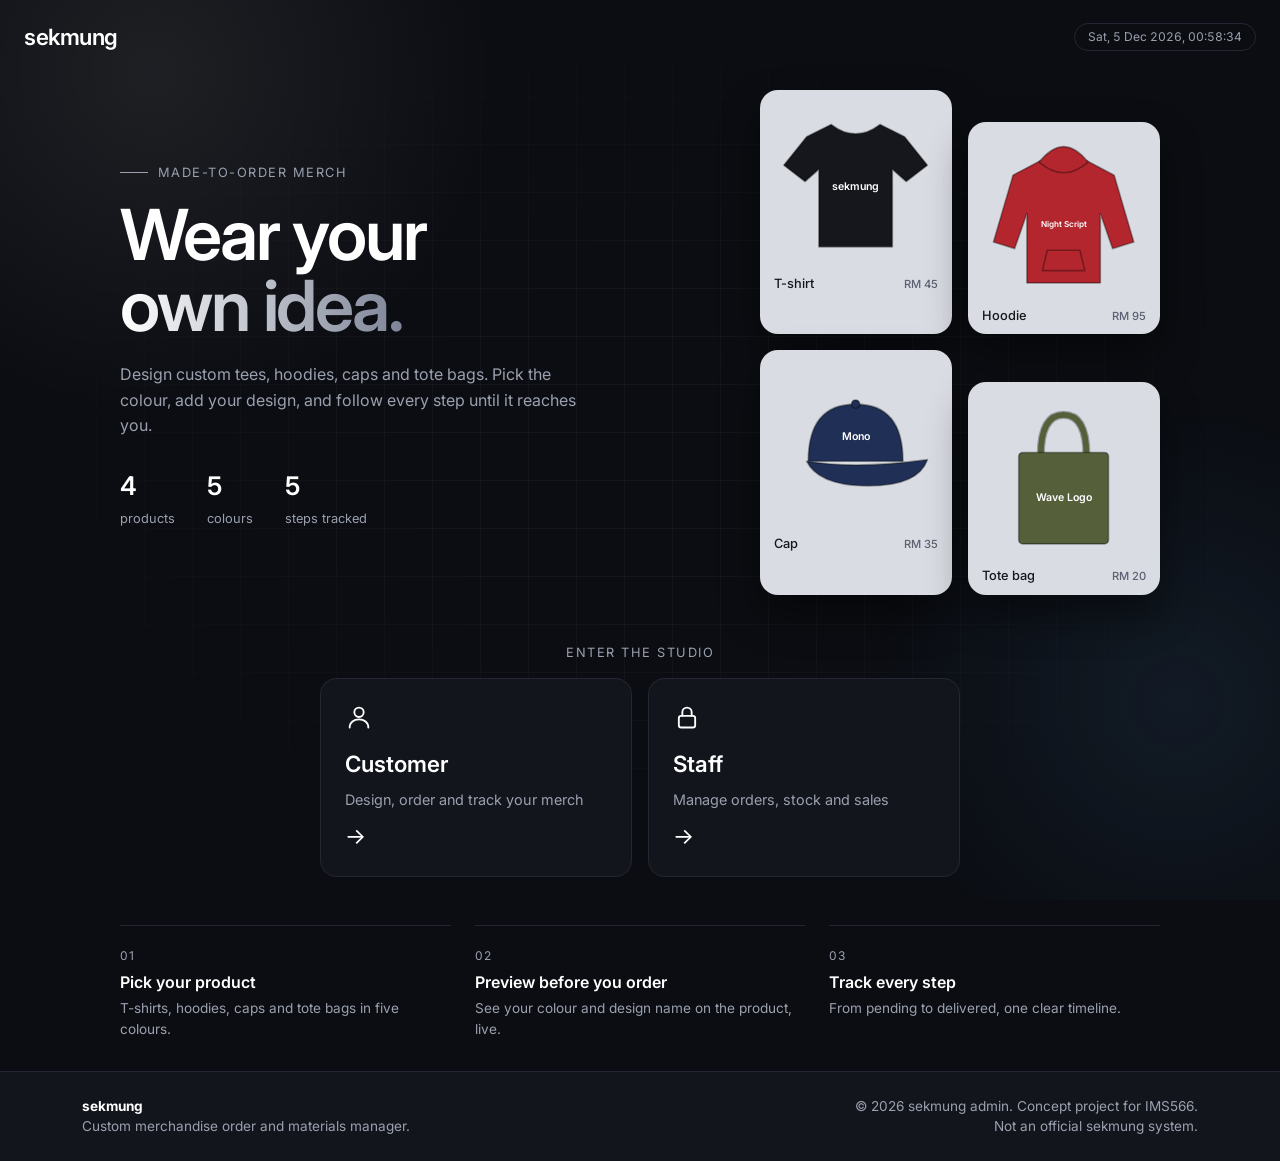
<file: index.html>
<!DOCTYPE html>
<html lang="en">
<head>
  <meta charset="UTF-8">
  <meta name="viewport" content="width=device-width, initial-scale=1.0">
  <meta name="description" content="sekmung: design custom tees, hoodies, caps and tote bags, then track every step. Sign in as a customer or staff (IMS566 concept project).">
  <meta name="author" content="Muhammad Amar Danial Bin Nazar">
  <title>sekmung | Custom merch, made to order</title>

  <!-- Bootstrap 5 and Inter font -->
  <link href="https://cdn.jsdelivr.net/npm/bootstrap@5.3.3/dist/css/bootstrap.min.css" rel="stylesheet">
  <link href="https://fonts.googleapis.com/css2?family=Inter:wght@400;500;600&display=swap" rel="stylesheet">
  <link rel="stylesheet" href="css/style.css">
</head>
<body class="landing">

  <!-- Top bar: brand and live clock -->
  <header class="top-bar">
    <a class="top-brand" href="index.html">sekmung</a>
    <span class="top-tag" id="landingClock"></span>
  </header>

  <main class="stage">

    <!-- View 1: landing page with two doors -->
    <section id="viewDoors" class="landing-view">
      <div class="hero">
        <div class="hero-text">
          <p class="eyebrow">Made-to-order merch</p>
          <h1 class="hero-title">Wear your<br><em>own idea.</em></h1>
          <p class="hero-sub">Design custom tees, hoodies, caps and tote bags. Pick the colour, add your design, and follow every step until it reaches you.</p>
          <div class="hero-stats">
            <div><strong>4</strong><span>products</span></div>
            <div><strong>5</strong><span>colours</span></div>
            <div><strong>5</strong><span>steps tracked</span></div>
          </div>
        </div>
        <div class="hero-art" id="heroArt"></div>
      </div>

      <p class="section-label">Enter the studio</p>
      <div class="doors">
        <button type="button" class="door" id="doorCustomer">
          <svg class="door-icon" viewBox="0 0 24 24" fill="none" stroke="currentColor" stroke-width="1.6" stroke-linecap="round" stroke-linejoin="round"><circle cx="12" cy="8" r="4"/><path d="M4 21c0-4.4 3.6-7 8-7s8 2.6 8 7"/></svg>
          <span class="door-label">Customer</span>
          <span class="door-text">Design, order and track your merch</span>
          <span class="door-arrow">&rarr;</span>
        </button>
        <button type="button" class="door" id="doorStaff">
          <svg class="door-icon" viewBox="0 0 24 24" fill="none" stroke="currentColor" stroke-width="1.6" stroke-linecap="round" stroke-linejoin="round"><rect x="5" y="11" width="14" height="10" rx="2"/><path d="M8 11V8a4 4 0 0 1 8 0v3"/></svg>
          <span class="door-label">Staff</span>
          <span class="door-text">Manage orders, stock and sales</span>
          <span class="door-arrow">&rarr;</span>
        </button>
      </div>

      <div class="features">
        <div class="feature">
          <span class="feature-no">01</span>
          <h2>Pick your product</h2>
          <p>T-shirts, hoodies, caps and tote bags in five colours.</p>
        </div>
        <div class="feature">
          <span class="feature-no">02</span>
          <h2>Preview before you order</h2>
          <p>See your colour and design name on the product, live.</p>
        </div>
        <div class="feature">
          <span class="feature-no">03</span>
          <h2>Track every step</h2>
          <p>From pending to delivered, one clear timeline.</p>
        </div>
      </div>
    </section>

    <!-- View 2: customer log in, register and forgot password -->
    <section id="viewCustomer" class="entry-card d-none">
      <button type="button" class="back-link" data-back>&larr; Back</button>

      <div class="auth-tabs">
        <button type="button" class="auth-tab active" data-tab="login">Log in</button>
        <button type="button" class="auth-tab" data-tab="register">Register</button>
      </div>

      <div id="customerError" class="alert alert-danger d-none" role="alert"></div>
      <div id="customerNotice" class="alert alert-success d-none" role="alert"></div>

      <!-- Customer login -->
      <form id="customerLoginForm" novalidate>
        <div class="mb-3">
          <label for="loginEmail" class="form-label">Email</label>
          <input type="email" id="loginEmail" class="form-control" placeholder="you@example.com" autocomplete="email">
        </div>
        <div class="mb-4">
          <div class="d-flex justify-content-between align-items-baseline">
            <label for="loginPassword" class="form-label">Password</label>
            <button type="button" class="link-btn" id="forgotLink">Forgot password?</button>
          </div>
          <div class="pw-wrap">
            <input type="password" id="loginPassword" class="form-control" placeholder="Enter password" autocomplete="current-password">
            <button type="button" class="pw-toggle" data-toggle="loginPassword">Show</button>
          </div>
        </div>
        <button type="submit" class="btn btn-light w-100">Log in</button>
      </form>

      <!-- Customer register -->
      <form id="registerForm" class="d-none" novalidate>
        <div class="mb-3">
          <label for="regName" class="form-label">Full name</label>
          <input type="text" id="regName" class="form-control" placeholder="Your name" autocomplete="name">
        </div>
        <div class="mb-3">
          <label for="regEmail" class="form-label">Email</label>
          <input type="email" id="regEmail" class="form-control" placeholder="you@example.com" autocomplete="email">
        </div>
        <div class="mb-3">
          <label for="regPassword" class="form-label">Password</label>
          <div class="pw-wrap">
            <input type="password" id="regPassword" class="form-control" placeholder="At least 6 characters" autocomplete="new-password">
            <button type="button" class="pw-toggle" data-toggle="regPassword">Show</button>
          </div>
          <div class="strength"><div class="strength-bar" id="strengthBar"></div></div>
          <div class="strength-text" id="strengthText"></div>
        </div>
        <div class="mb-4">
          <label for="regConfirm" class="form-label">Confirm password</label>
          <div class="pw-wrap">
            <input type="password" id="regConfirm" class="form-control" placeholder="Repeat password" autocomplete="new-password">
            <button type="button" class="pw-toggle" data-toggle="regConfirm">Show</button>
          </div>
        </div>
        <button type="submit" class="btn btn-light w-100">Create account</button>
      </form>

      <!-- Forgot password: step 1 (email) -->
      <form id="forgotForm" class="d-none" novalidate>
        <h2 class="entry-title">Forgot your password?</h2>
        <p class="text-muted-custom small">Enter the email you registered with and we will send you a 6-digit code.</p>
        <div class="mb-4">
          <label for="forgotEmail" class="form-label">Email</label>
          <input type="email" id="forgotEmail" class="form-control" placeholder="you@example.com" autocomplete="email">
        </div>
        <button type="submit" class="btn btn-light w-100 mb-3">Send code</button>
        <button type="button" class="link-btn" data-to-login>Back to log in</button>
      </form>

      <!-- Forgot password: step 2 (code and new password) -->
      <form id="resetForm" class="d-none" novalidate>
        <h2 class="entry-title">Enter your code</h2>
        <p class="text-muted-custom small" id="resetInfo"></p>
        <div class="demo-inbox" id="demoInbox"></div>
        <div class="mb-3">
          <label for="resetCode" class="form-label">6-digit code</label>
          <input type="text" id="resetCode" class="form-control code-input" inputmode="numeric" maxlength="6" placeholder="000000" autocomplete="one-time-code">
        </div>
        <div class="mb-3">
          <label for="resetPassword" class="form-label">New password</label>
          <div class="pw-wrap">
            <input type="password" id="resetPassword" class="form-control" placeholder="At least 6 characters" autocomplete="new-password">
            <button type="button" class="pw-toggle" data-toggle="resetPassword">Show</button>
          </div>
        </div>
        <div class="mb-4">
          <label for="resetConfirm" class="form-label">Confirm new password</label>
          <div class="pw-wrap">
            <input type="password" id="resetConfirm" class="form-control" placeholder="Repeat new password" autocomplete="new-password">
            <button type="button" class="pw-toggle" data-toggle="resetConfirm">Show</button>
          </div>
        </div>
        <button type="submit" class="btn btn-light w-100 mb-3">Reset password</button>
        <div class="d-flex justify-content-between">
          <button type="button" class="link-btn" id="resendCode">Send a new code</button>
          <button type="button" class="link-btn" data-to-login>Back to log in</button>
        </div>
      </form>
    </section>

    <!-- View 3: staff PIN pad -->
    <section id="viewStaff" class="entry-card d-none">
      <button type="button" class="back-link" data-back>&larr; Back</button>
      <h2 class="entry-title">Staff access</h2>

      <div id="staffError" class="alert alert-danger d-none" role="alert"></div>

      <label for="staffUser" class="form-label">Username</label>
      <input type="text" id="staffUser" class="form-control mb-4" placeholder="Enter username" autocomplete="username">

      <label class="form-label d-block text-center">Enter your 4-digit PIN</label>
      <div class="pin-dots" id="pinDots"><span></span><span></span><span></span><span></span></div>
      <div class="keypad" id="keypad"></div>
    </section>
  </main>

  <!-- Footer -->
  <footer class="app-footer">
    <div class="container">
      <div class="row gy-2">
        <div class="col-md-6">
          <strong>sekmung</strong>
          <p class="mb-0 text-muted-custom">Custom merchandise order and materials manager.</p>
        </div>
        <div class="col-md-6 text-md-end text-muted-custom">
          <p class="mb-0">&copy; 2026 sekmung admin. Concept project for IMS566.</p>
          <p class="mb-0">Not an official sekmung system.</p>
        </div>
      </div>
    </div>
  </footer>

  <script src="js/auth.js"></script>
  <script src="js/data.js"></script>
  <script src="js/mockup.js"></script>
  <script src="js/login.js"></script>
</body>
</html>
</file>
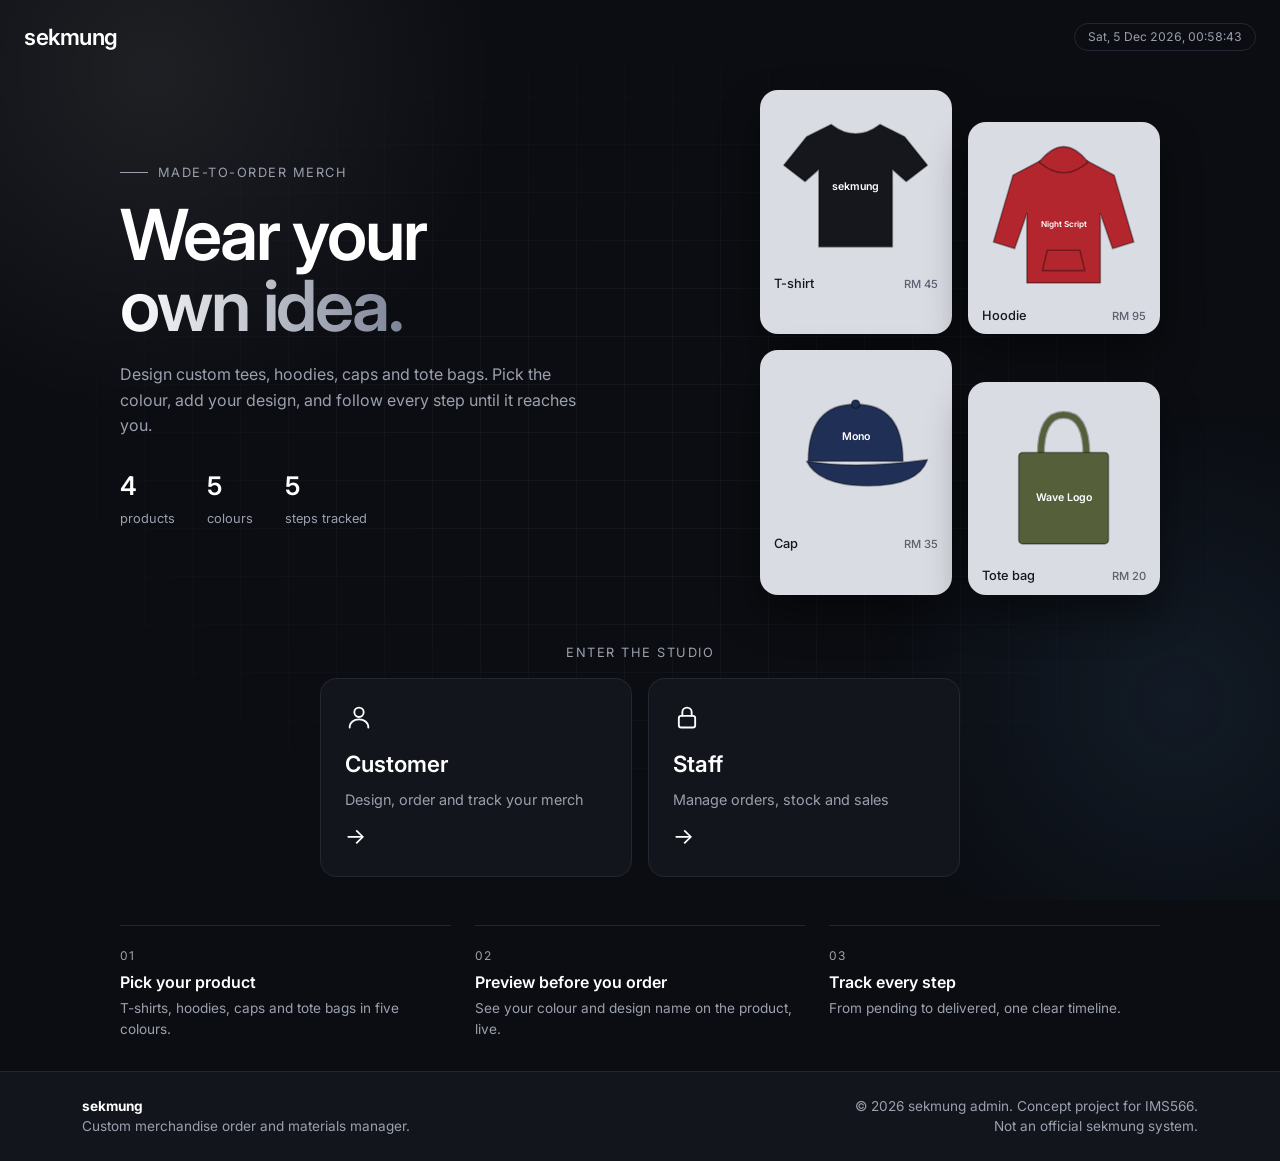
<file: materials.html>
<!DOCTYPE html>
<html lang="en">
<head>
  <meta charset="UTF-8">
  <meta name="viewport" content="width=device-width, initial-scale=1.0">
  <meta name="description" content="Materials, suppliers and stock levels for sekmung admin.">
  <meta name="author" content="Muhammad Amar Danial Bin Nazar">
  <title>Materials | sekmung admin</title>

  <link href="https://cdn.jsdelivr.net/npm/bootstrap@5.3.3/dist/css/bootstrap.min.css" rel="stylesheet">
  <link href="https://fonts.googleapis.com/css2?family=Inter:wght@400;500;600&display=swap" rel="stylesheet">
  <link rel="stylesheet" href="css/style.css">
</head>
<body class="app-body">

  <div id="navbar"></div>

  <main class="container page-main">
    <h1 class="page-title">Materials</h1>
    <p class="text-muted-custom mb-4">Stock levels and suppliers for blanks, ink, labels and packaging.</p>

    <!-- Search and category filter -->
    <div class="row g-2 mb-3">
      <div class="col-md-8">
        <input type="text" id="searchBox" class="form-control" placeholder="Search by item or supplier">
      </div>
      <div class="col-md-4">
        <select id="categoryFilter" class="form-select">
          <option value="All">All categories</option>
        </select>
      </div>
    </div>

    <!-- Materials table -->
    <div class="card-box">
      <div class="table-responsive">
        <table class="table app-table align-middle mb-0">
          <thead>
            <tr>
              <th>Item</th>
              <th>Category</th>
              <th>Supplier</th>
              <th>Stock</th>
              <th>Reorder level</th>
              <th>Unit cost</th>
              <th>Stock status</th>
              <th>Adjust stock</th>
            </tr>
          </thead>
          <tbody id="materialsBody"></tbody>
        </table>
      </div>
    </div>
    <p id="resultCount" class="text-muted-custom mt-2 small"></p>

    <!-- Stock activity -->
    <div class="card-box p-3 mt-4">
      <h2 class="section-title">Recent stock activity</h2>
      <div id="stockLogList"></div>
    </div>

    <div id="stockToast" class="status-toast d-none"></div>
  </main>

  <div id="footer"></div>

  <script src="https://cdn.jsdelivr.net/npm/bootstrap@5.3.3/dist/js/bootstrap.bundle.min.js"></script>
  <script src="js/auth.js"></script>
  <script src="js/layout.js"></script>
  <script src="js/data.js"></script>
  <script>renderLayout("materials");</script>
  <script src="js/materials.js"></script>
</body>
</html>
</file>
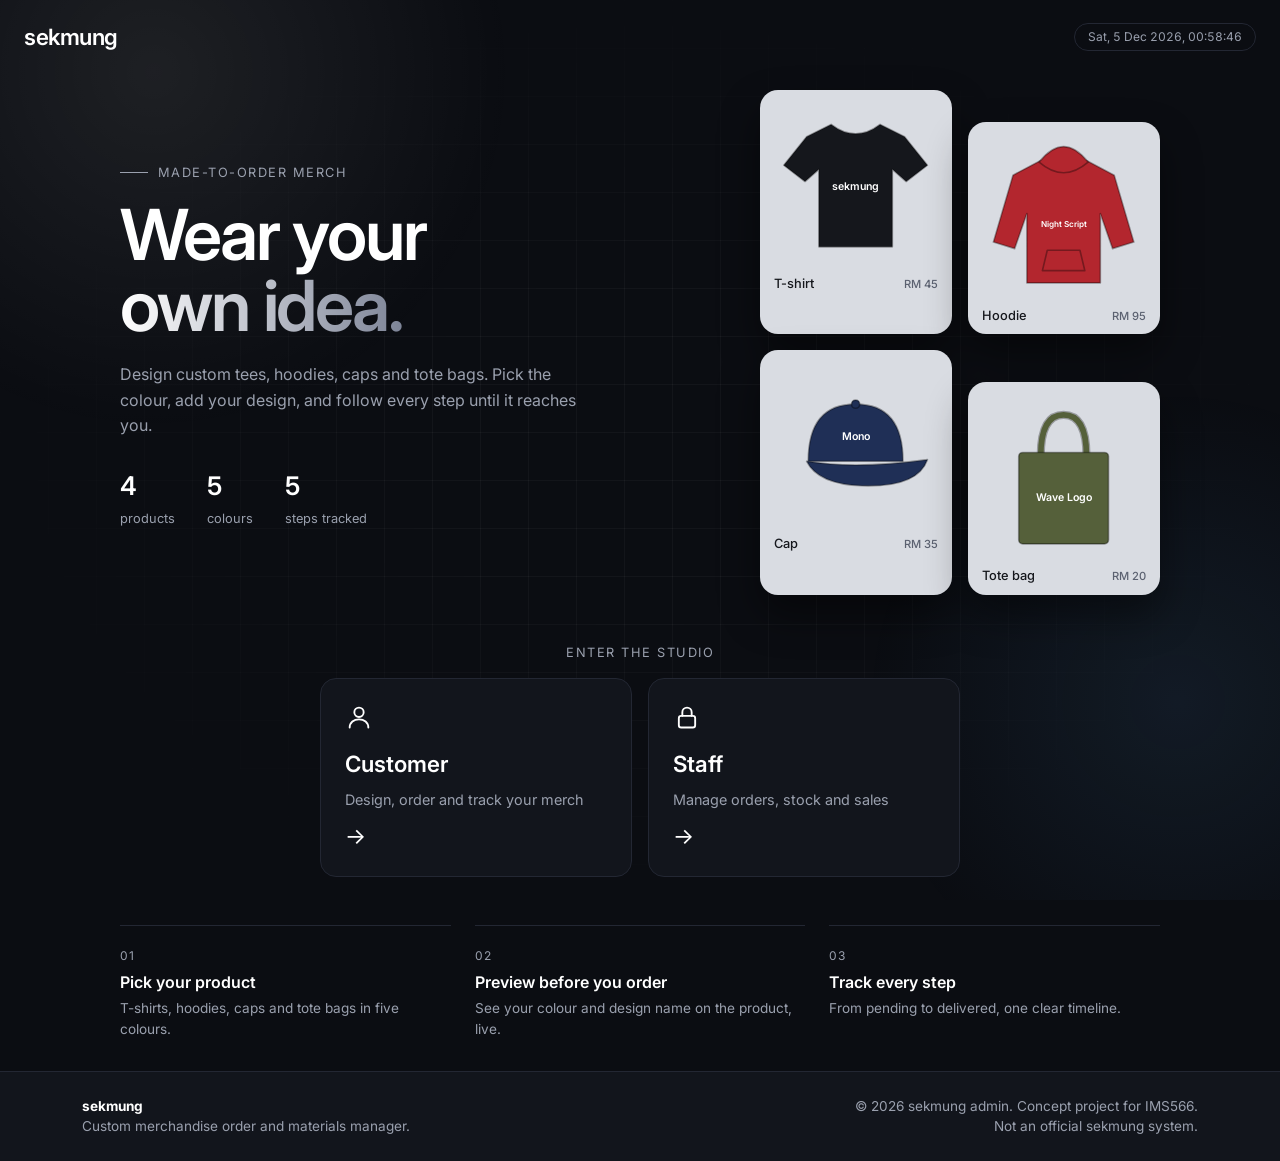
<file: new-order.html>
<!DOCTYPE html>
<html lang="en">
<head>
  <meta charset="UTF-8">
  <meta name="viewport" content="width=device-width, initial-scale=1.0">
  <meta name="description" content="Design and place a new custom merchandise order at sekmung.">
  <meta name="author" content="Muhammad Amar Danial Bin Nazar">
  <title>New Order | sekmung</title>

  <link href="https://cdn.jsdelivr.net/npm/bootstrap@5.3.3/dist/css/bootstrap.min.css" rel="stylesheet">
  <link href="https://fonts.googleapis.com/css2?family=Inter:wght@400;500;600&display=swap" rel="stylesheet">
  <link rel="stylesheet" href="css/style.css">
</head>
<body class="app-body">

  <div id="navbar"></div>

  <main class="container page-main">
    <h1 class="page-title">New Order</h1>
    <p class="text-muted-custom mb-4">Choose your product, pick a colour and see how it will look.</p>

    <div class="row g-4">
      <!-- Live preview -->
      <div class="col-lg-6 order-lg-2">
        <div class="card-box p-3 preview-sticky">
          <div class="preview-stage" id="previewStage"></div>
          <div class="d-flex justify-content-between align-items-end mt-3">
            <div>
              <div class="text-muted-custom small">Your selection</div>
              <strong id="previewTitle">T-shirt &middot; Black</strong>
            </div>
            <div class="text-end">
              <div class="text-muted-custom small">Estimated price</div>
              <strong id="priceEstimate">RM 0.00</strong>
            </div>
          </div>
        </div>
      </div>

      <!-- Order form -->
      <div class="col-lg-6 order-lg-1">
        <div class="card-box p-4">
          <div id="orderError" class="alert alert-danger d-none" role="alert"></div>

          <form id="orderForm" novalidate>
            <label class="form-label">Choose product</label>
            <div class="product-cards mb-4" id="productCards"></div>

            <label class="form-label">Colour</label>
            <div class="swatches mb-4" id="swatches"></div>

            <div class="row g-3">
              <div class="col-md-6">
                <label for="size" class="form-label">Size</label>
                <select id="size" class="form-select">
                  <option>S</option>
                  <option>M</option>
                  <option>L</option>
                  <option>XL</option>
                </select>
              </div>
              <div class="col-md-6">
                <label for="qty" class="form-label">Quantity</label>
                <input type="number" id="qty" class="form-control" value="1" min="1" max="500">
              </div>
              <div class="col-12">
                <label for="design" class="form-label">Design name</label>
                <input type="text" id="design" class="form-control" placeholder="e.g. Wave Logo" maxlength="30">
              </div>
              <div class="col-12">
                <label for="deadline" class="form-label">Needed by</label>
                <input type="date" id="deadline" class="form-control">
                <div class="form-text text-muted-custom" id="deadlineHint"></div>
              </div>
            </div>

            <button type="submit" class="btn btn-light w-100 mt-4">Place order</button>
          </form>
        </div>
      </div>
    </div>
  </main>

  <div id="footer"></div>

  <script src="https://cdn.jsdelivr.net/npm/bootstrap@5.3.3/dist/js/bootstrap.bundle.min.js"></script>
  <script src="js/auth.js"></script>
  <script src="js/layout.js"></script>
  <script src="js/data.js"></script>
  <script src="js/mockup.js"></script>
  <script>renderLayout("neworder");</script>
  <script src="js/new-order.js"></script>
</body>
</html>
</file>
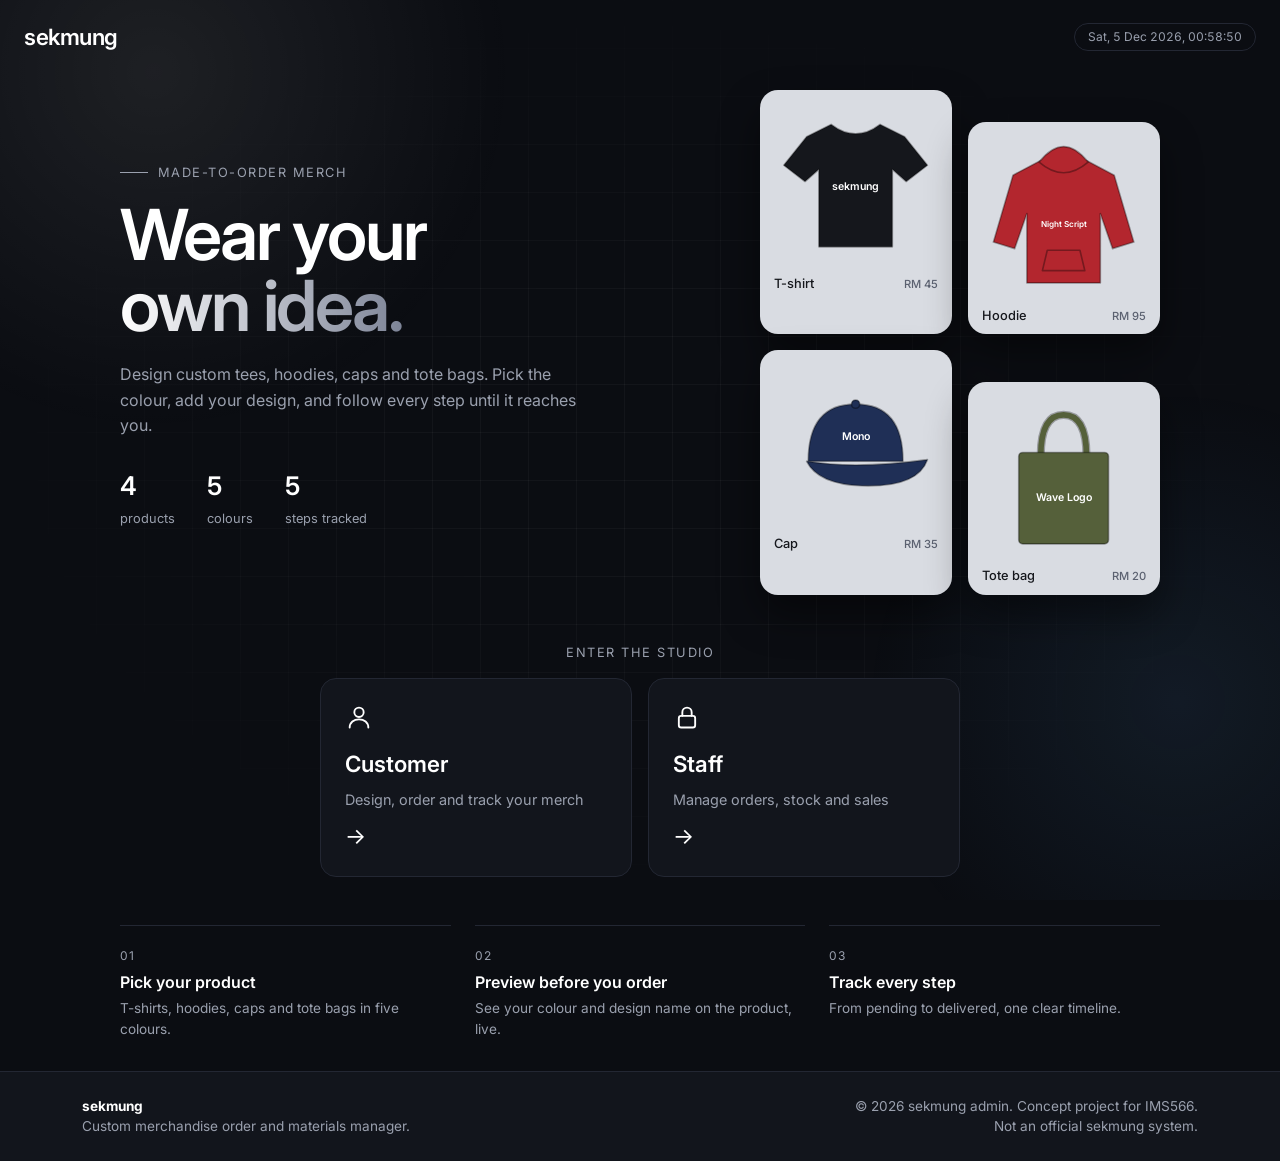
<file: orders.html>
<!DOCTYPE html>
<html lang="en">
<head>
  <meta charset="UTF-8">
  <meta name="viewport" content="width=device-width, initial-scale=1.0">
  <meta name="description" content="Customer orders list with approval, cancel and archive tools for sekmung admin.">
  <meta name="author" content="Muhammad Amar Danial Bin Nazar"
  <title>Orders | sekmung admin</title>

  <link href="https://cdn.jsdelivr.net/npm/bootstrap@5.3.3/dist/css/bootstrap.min.css" rel="stylesheet">
  <link href="https://fonts.googleapis.com/css2?family=Inter:wght@400;500;600&display=swap" rel="stylesheet">
  <link rel="stylesheet" href="css/style.css">
</head>
<body class="app-body">

  <div id="navbar"></div>

  <main class="container page-main">
    <h1 class="page-title">Orders</h1>
    <p class="text-muted-custom mb-4">All customer orders and their current status.</p>

    <!-- Search and filter -->
    <div class="row g-2 mb-3 align-items-center">
      <div class="col-md-6">
        <input type="text" id="searchBox" class="form-control" placeholder="Search by order ID, customer or design">
      </div>
      <div class="col-md-3">
        <select id="statusFilter" class="form-select">
          <option value="All">All statuses</option>
        </select>
      </div>
      <div class="col-md-3">
        <div class="form-check">
          <input class="form-check-input" type="checkbox" id="showArchived">
          <label class="form-check-label text-muted-custom" for="showArchived">Show archived</label>
        </div>
      </div>
    </div>

    <!-- Orders table -->
    <div class="card-box">
      <div class="table-responsive">
        <table class="table app-table align-middle mb-0">
          <thead>
            <tr>
              <th>Order ID</th>
              <th>Customer</th>
              <th>Product</th>
              <th>Design</th>
              <th>Size</th>
              <th>Qty</th>
              <th>Deadline</th>
              <th>Price</th>
              <th>Status</th>
              <th>Action</th>
            </tr>
          </thead>
          <tbody id="ordersBody"></tbody>
        </table>
      </div>
    </div>
    <p id="resultCount" class="text-muted-custom mt-2 small"></p>

    <div id="statusToast" class="status-toast d-none"></div>
  </main>

  <div id="footer"></div>

  <script src="https://cdn.jsdelivr.net/npm/bootstrap@5.3.3/dist/js/bootstrap.bundle.min.js"></script>
  <script src="js/auth.js"></script>
  <script src="js/layout.js"></script>
  <script src="js/data.js"></script>
  <script>renderLayout("orders");</script>
  <script src="js/orders.js"></script>
</body>
</html>
</file>
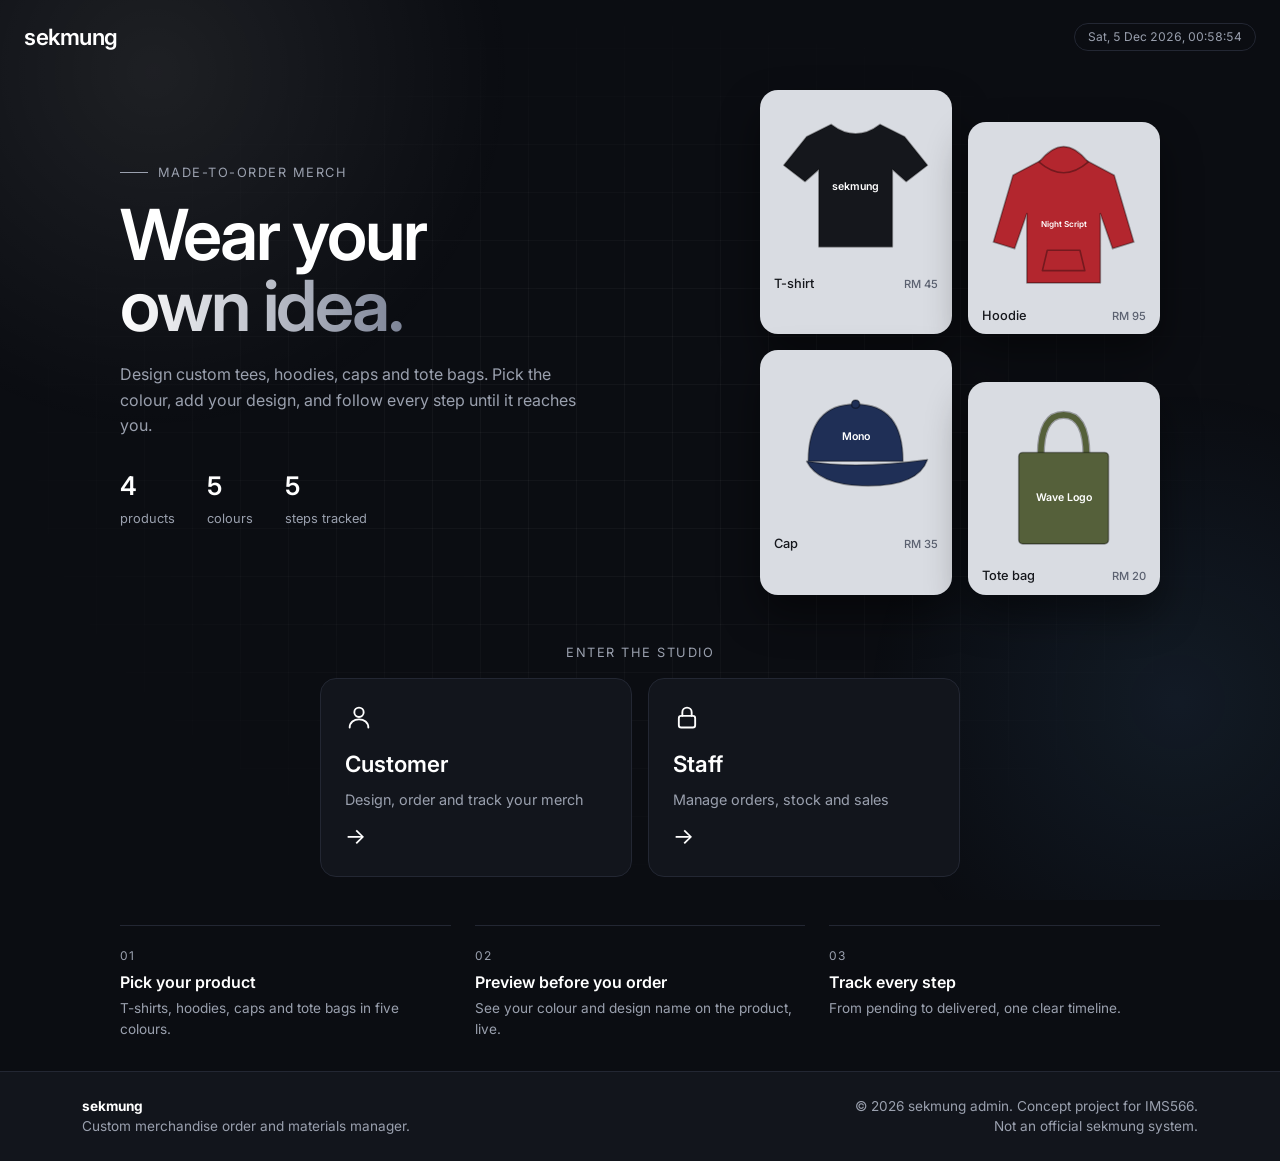
<file: portal.html>
<!DOCTYPE html>
<html lang="en">
<head>
  <meta charset="UTF-8">
  <meta name="viewport" content="width=device-width, initial-scale=1.0">
  <meta name="description" content="Customer portal to track custom orders at sekmung.">
  <meta name="author" content="Muhammad Amar Danial Bin Nazar">
  <title>My Orders | sekmung</title>

  <link href="https://cdn.jsdelivr.net/npm/bootstrap@5.3.3/dist/css/bootstrap.min.css" rel="stylesheet">
  <link href="https://fonts.googleapis.com/css2?family=Inter:wght@400;500;600&display=swap" rel="stylesheet">
  <link rel="stylesheet" href="css/style.css">
</head>
<body class="app-body">

  <div id="navbar"></div>

  <main class="container page-main">
    <h1 class="page-title" id="welcome">My Orders</h1>
    <p class="text-muted-custom mb-4">Track your custom orders from payment to delivery.</p>

    <!-- Summary cards -->
    <div class="row g-3 mb-4">
      <div class="col-6 col-lg-3">
        <div class="stat-card"><p class="stat-label">Total orders</p><p class="stat-value" id="statTotal">0</p></div>
      </div>
      <div class="col-6 col-lg-3">
        <div class="stat-card"><p class="stat-label">In progress</p><p class="stat-value" id="statProgress">0</p></div>
      </div>
      <div class="col-6 col-lg-3">
        <div class="stat-card"><p class="stat-label">Delivered</p><p class="stat-value" id="statDelivered">0</p></div>
      </div>
      <div class="col-6 col-lg-3">
        <div class="stat-card"><p class="stat-label">Total spent</p><p class="stat-value" id="statSpent">RM 0</p></div>
      </div>
    </div>

    <!-- Current order with step tracker -->
    <div class="card-box p-3 p-md-4 mb-4" id="latestCard"></div>

    <!-- Orders table -->
    <div class="d-flex justify-content-between align-items-center mb-2">
      <h2 class="section-title mb-0">Your orders</h2>
      <a href="new-order.html" class="btn btn-light btn-sm">+ New order</a>
    </div>
    <div class="card-box">
      <div class="table-responsive">
        <table class="table app-table align-middle mb-0">
          <thead>
            <tr>
              <th>Order ID</th>
              <th>Product</th>
              <th>Design</th>
              <th>Size</th>
              <th>Qty</th>
              <th>Deadline</th>
              <th>Price</th>
              <th>Status</th>
              <th>Progress</th>
              <th></th>
            </tr>
          </thead>
          <tbody id="myOrdersBody"></tbody>
        </table>
      </div>
    </div>
  </main>

  <div id="footer"></div>

  <script src="https://cdn.jsdelivr.net/npm/bootstrap@5.3.3/dist/js/bootstrap.bundle.min.js"></script>
  <script src="js/auth.js"></script>
  <script src="js/layout.js"></script>
  <script src="js/data.js"></script>
  <script src="js/mockup.js"></script>
  <script>renderLayout("portal");</script>
  <script src="js/portal.js"></script>
</body>
</html>
</file>
<file: css/style.css>
/* ===== sekmung admin: global theme ===== */
:root {
  --bg: #0b0d12;        /* page background */
  --card: #12151c;      /* cards and tables */
  --border: #232733;    /* thin borders */
  --text: #ffffff;      /* main text */
  --muted: #9aa0ae;     /* secondary text */
  --accent: #ffffff;    /* minimal: white accent */
}

body {
  background: var(--bg);
  color: var(--text);
  font-family: 'Inter', sans-serif;
}

.text-muted-custom { color: var(--muted); }

/* ===== Dark form fields ===== */
.form-label { color: var(--muted); font-size: 0.85rem; }

.form-control {
  background: var(--bg);
  border: 1px solid var(--border);
  color: var(--text);
}
.form-control:focus {
  background: var(--bg);
  color: var(--text);
  border-color: var(--text);
  box-shadow: none;
}
.form-control::placeholder { color: #5b6170; }

.form-select {
  background-color: var(--bg);
  border: 1px solid var(--border);
  color: var(--text);
}
.form-select:focus {
  background-color: var(--bg);
  color: var(--text);
  border-color: var(--text);
  box-shadow: none;
}

/* ===== App layout (navbar, footer, page) ===== */
.app-body {
  min-height: 100vh;
  display: flex;
  flex-direction: column;
}

.page-main {
  flex: 1;
  padding-top: 2rem;
  padding-bottom: 2rem;
}

.page-title {
  font-size: 1.75rem;
  font-weight: 600;
  margin-bottom: 0.25rem;
}

.app-nav {
  background: var(--card);
  border-bottom: 1px solid var(--border);
}

.brand-nav {
  font-weight: 600;
  letter-spacing: -0.5px;
  font-size: 1.3rem;
}

.app-nav .nav-link {
  color: var(--muted);
  padding: 0.5rem 1rem;
}
.app-nav .nav-link:hover { color: var(--text); }
.app-nav .nav-link.active {
  color: var(--text);
  font-weight: 500;
}

.user-chip {
  display: inline-block;
  color: var(--muted);
  font-size: 0.8rem;
  border: 1px solid var(--border);
  border-radius: 999px;
  padding: 0.25rem 0.75rem;
  text-transform: capitalize;
}

.nav-clock {
  color: var(--muted);
  font-size: 0.78rem;
  font-variant-numeric: tabular-nums;
  white-space: nowrap;
}

.app-footer {
  background: var(--card);
  border-top: 1px solid var(--border);
  padding: 1.5rem 0;
  font-size: 0.85rem;
}

/* ===== Cards, tables, badges ===== */
.card-box {
  background: var(--card);
  border: 1px solid var(--border);
  border-radius: 12px;
  overflow: hidden;
}

.app-table {
  --bs-table-bg: transparent;
  --bs-table-color: var(--text);
  --bs-table-border-color: var(--border);
  --bs-table-hover-bg: #181c25;
  --bs-table-hover-color: var(--text);
  margin: 0;
}
.app-table thead th {
  color: var(--muted);
  font-size: 0.8rem;
  font-weight: 500;
  text-transform: uppercase;
  letter-spacing: 0.5px;
  white-space: nowrap;
  border-bottom: 1px solid var(--border);
}
.app-table tbody tr:hover { background: #181c25; }
.app-table td { white-space: nowrap; }

.status-badge {
  display: inline-block;
  padding: 0.25rem 0.7rem;
  border-radius: 999px;
  font-size: 0.75rem;
  font-weight: 500;
}
.status-pending   { background: #2a2d36; color: #c4c8d2; }
.status-printing  { background: #3a2a14; color: #f5a84b; }
.status-packed    { background: #14283d; color: #5aa9f0; }
.status-shipped   { background: #2a1c3d; color: #b48af0; }
.status-delivered { background: #123222; color: #4cc38a; }
.status-cancelled { background: #3d1616; color: #f06a6a; }
.status-low       { background: #3d1616; color: #f06a6a; }
.status-ok        { background: #123222; color: #4cc38a; }

.text-overdue { color: #f06a6a; font-size: 0.72rem; }

/* ===== Dashboard ===== */
.stat-card {
  background: var(--card);
  border: 1px solid var(--border);
  border-radius: 12px;
  padding: 1.1rem 1.25rem;
}
.stat-label {
  color: var(--muted);
  font-size: 0.8rem;
  text-transform: uppercase;
  letter-spacing: 0.5px;
  margin-bottom: 0.25rem;
}
.stat-value {
  font-size: 1.8rem;
  font-weight: 600;
  margin: 0;
}

.section-title {
  font-size: 1rem;
  font-weight: 500;
  margin-bottom: 0.75rem;
}

.chart-wrap {
  position: relative;
  height: 280px;
}

.attention-row {
  display: flex;
  justify-content: space-between;
  align-items: center;
  gap: 1rem;
  padding: 0.7rem 0;
  border-top: 1px solid var(--border);
}

.urgent-red    { background: #3d1616; color: #f06a6a; }
.urgent-orange { background: #3a2a14; color: #f5a84b; }
.urgent-green  { background: #123222; color: #4cc38a; }

.notice {
  display: flex;
  justify-content: space-between;
  align-items: center;
  flex-wrap: wrap;
  gap: 1rem;
  background: #3a2a14;
  border: 1px solid #5a4020;
  color: #f5a84b;
  border-radius: 12px;
  padding: 0.8rem 1rem;
  margin-bottom: 1.5rem;
}

/* ===== Orders and materials tools ===== */
.status-select { width: auto; display: inline-block; min-width: 120px; }

.status-toast {
  position: fixed;
  bottom: 1.5rem;
  left: 50%;
  transform: translateX(-50%);
  background: var(--text);
  color: var(--bg);
  padding: 0.7rem 1.2rem;
  border-radius: 14px;
  max-width: 90vw;
  text-align: center;
  font-size: 0.85rem;
  font-weight: 500;
  z-index: 1050;
  box-shadow: 0 10px 30px rgba(0, 0, 0, 0.4);
}

.row-archived td { opacity: 0.55; }
.row-archived td:last-child { opacity: 1; }

.restock { display: flex; gap: 0.4rem; align-items: center; }
.restock-qty { width: 80px; }

.stock-bar {
  height: 4px;
  width: 90px;
  background: var(--border);
  border-radius: 4px;
  overflow: hidden;
  margin-top: 0.3rem;
}
.stock-bar span { display: block; height: 100%; background: #4cc38a; }
.stock-bar.low span { background: #f06a6a; }

/* ===== Customer side ===== */
.progress-thin {
  height: 6px;
  background: var(--border);
}
.progress-thin .progress-bar { background: var(--text); }

/* Product preview */
.preview-stage {
  background: #d9dce2;
  border-radius: 12px;
  padding: 1rem;
  display: flex;
  align-items: center;
  justify-content: center;
  min-height: 300px;
}
.preview-stage svg { width: 100%; max-width: 280px; height: auto; }

@media (min-width: 992px) {
  .preview-sticky { position: sticky; top: 1.5rem; }
}

.product-cards {
  display: grid;
  grid-template-columns: repeat(4, 1fr);
  gap: 0.6rem;
}
@media (max-width: 575px) {
  .product-cards { grid-template-columns: repeat(2, 1fr); }
}

.product-card {
  background: var(--bg);
  border: 1px solid var(--border);
  border-radius: 12px;
  padding: 0.6rem;
  color: var(--text);
  display: flex;
  flex-direction: column;
  align-items: center;
  gap: 0.15rem;
  font-size: 0.85rem;
  transition: border-color 0.2s;
}
.product-card small { color: var(--muted); }
.product-card:hover { border-color: var(--muted); }
.product-card.active { border-color: var(--text); box-shadow: 0 0 0 1px var(--text); }

.product-thumb {
  width: 100%;
  background: #d9dce2;
  border-radius: 8px;
  padding: 0.3rem;
}
.product-thumb svg { width: 100%; height: auto; display: block; }

.swatches { display: flex; gap: 0.6rem; flex-wrap: wrap; }
.swatch {
  width: 34px;
  height: 34px;
  border-radius: 50%;
  border: 2px solid var(--border);
  cursor: pointer;
}
.swatch.active { border-color: var(--text); box-shadow: 0 0 0 2px var(--bg), 0 0 0 4px var(--text); }

/* Small product picture in tables */
.thumb {
  width: 44px;
  height: 44px;
  background: #d9dce2;
  border-radius: 8px;
  padding: 3px;
  flex-shrink: 0;
}
.thumb svg { width: 100%; height: 100%; display: block; }

/* Current order card */
.featured { display: flex; gap: 1.5rem; align-items: center; flex-wrap: wrap; }
.featured-img {
  width: 160px;
  background: #d9dce2;
  border-radius: 12px;
  padding: 0.6rem;
  flex-shrink: 0;
}
.featured-img svg { width: 100%; height: auto; display: block; }
.featured-body { flex: 1; min-width: 240px; }
.featured-title { font-size: 1.4rem; font-weight: 600; margin-bottom: 0.25rem; }

/* Step tracker */
.steps { list-style: none; display: flex; padding: 0; margin: 1.25rem 0 0; }
.steps li {
  flex: 1;
  text-align: center;
  font-size: 0.72rem;
  color: var(--muted);
  position: relative;
  padding-top: 1.4rem;
}
.steps li::before {
  content: "";
  position: absolute;
  top: 0;
  left: 50%;
  transform: translateX(-50%);
  width: 12px;
  height: 12px;
  border-radius: 50%;
  background: var(--border);
  z-index: 1;
}
.steps li::after {
  content: "";
  position: absolute;
  top: 5px;
  left: -50%;
  width: 100%;
  height: 2px;
  background: var(--border);
}
.steps li:first-child::after { display: none; }
.steps li.done, .steps li.current { color: var(--text); }
.steps li.done::before, .steps li.current::before { background: var(--text); }
.steps li.done::after, .steps li.current::after { background: var(--text); }
.steps li.current::before { box-shadow: 0 0 0 4px rgba(255, 255, 255, 0.2); }
.steps small {
  display: block;
  font-size: 0.65rem;
  color: var(--muted);
  margin-top: 0.1rem;
}

/* ===== Landing page ===== */
.landing {
  min-height: 100vh;
  display: flex;
  flex-direction: column;
  position: relative;
  overflow-x: hidden;
}

/* Soft glow and faint grid in the background */
.landing::before {
  content: "";
  position: fixed;
  inset: 0;
  z-index: 0;
  pointer-events: none;
  background:
    radial-gradient(600px circle at 12% 8%, rgba(255, 255, 255, 0.08), transparent 60%),
    radial-gradient(520px circle at 92% 78%, rgba(90, 169, 240, 0.09), transparent 60%);
}
.landing::after {
  content: "";
  position: fixed;
  inset: 0;
  z-index: 0;
  pointer-events: none;
  background-image:
    linear-gradient(rgba(255, 255, 255, 0.035) 1px, transparent 1px),
    linear-gradient(90deg, rgba(255, 255, 255, 0.035) 1px, transparent 1px);
  background-size: 48px 48px;
  -webkit-mask-image: radial-gradient(ellipse at center, #000 25%, transparent 75%);
  mask-image: radial-gradient(ellipse at center, #000 25%, transparent 75%);
}

.top-bar, .stage, .landing .app-footer { position: relative; z-index: 1; }

.top-bar {
  display: flex;
  justify-content: space-between;
  align-items: center;
  padding: 1.25rem 1.5rem;
}
.top-brand {
  color: var(--text);
  font-weight: 600;
  font-size: 1.4rem;
  letter-spacing: -0.5px;
  text-decoration: none;
}
.top-tag {
  color: var(--muted);
  font-size: 0.75rem;
  font-variant-numeric: tabular-nums;
  border: 1px solid var(--border);
  border-radius: 999px;
  padding: 0.25rem 0.8rem;
}

.stage {
  flex: 1;
  display: flex;
  flex-direction: column;
  align-items: center;
  justify-content: center;
  padding: 1rem 1.5rem 2rem;
}

.landing-view { width: 100%; max-width: 1040px; }

/* Hero */
.hero {
  display: grid;
  grid-template-columns: 1.1fr 0.9fr;
  gap: 3rem;
  align-items: center;
}

.hero-text > * { animation: fadeUp 0.7s ease both; }
.hero-text > :nth-child(2) { animation-delay: 0.08s; }
.hero-text > :nth-child(3) { animation-delay: 0.16s; }
.hero-text > :nth-child(4) { animation-delay: 0.24s; }
@keyframes fadeUp {
  from { opacity: 0; transform: translateY(16px); }
  to   { opacity: 1; transform: none; }
}

.eyebrow {
  display: inline-flex;
  align-items: center;
  gap: 0.6rem;
  color: var(--muted);
  font-size: 0.8rem;
  text-transform: uppercase;
  letter-spacing: 1.5px;
  margin-bottom: 1rem;
}
.eyebrow::before { content: ""; width: 28px; height: 1px; background: var(--muted); }

.hero-title {
  font-size: clamp(2.6rem, 7vw, 4.4rem);
  font-weight: 600;
  letter-spacing: -0.03em;
  line-height: 1.02;
  margin-bottom: 1.25rem;
}
.hero-title em {
  font-style: normal;
  background: linear-gradient(90deg, #ffffff, #7d8497);
  -webkit-background-clip: text;
  background-clip: text;
  color: transparent;
}

.hero-sub { color: var(--muted); max-width: 460px; line-height: 1.6; }

.hero-stats { display: flex; gap: 2rem; margin-top: 1.75rem; }
.hero-stats strong { display: block; font-size: 1.6rem; font-weight: 600; }
.hero-stats span { color: var(--muted); font-size: 0.8rem; }

/* Floating product collage */
.hero-art {
  display: grid;
  grid-template-columns: 1fr 1fr;
  gap: 1rem;
  max-width: 400px;
  margin-left: auto;
  width: 100%;
}
.tile {
  background: #d9dce2;
  border-radius: 18px;
  padding: 0.9rem 0.9rem 0.6rem;
  box-shadow: 0 20px 40px rgba(0, 0, 0, 0.45);
  animation: floaty 6s ease-in-out infinite;
}
.tile:nth-child(odd)  { --tilt: -2.5deg; }
.tile:nth-child(even) { --tilt: 2deg; margin-top: 2rem; }
.tile:nth-child(2) { animation-delay: -1.5s; }
.tile:nth-child(3) { animation-delay: -3s; }
.tile:nth-child(4) { animation-delay: -4.5s; }
.tile svg { width: 100%; height: auto; display: block; }
.tile-label {
  display: flex;
  justify-content: space-between;
  align-items: baseline;
  color: #15171c;
  font-size: 0.8rem;
  font-weight: 500;
  margin-top: 0.4rem;
}
.tile-label small { color: #5b6170; }
@keyframes floaty {
  0%, 100% { transform: translateY(0) rotate(var(--tilt, 0deg)); }
  50%      { transform: translateY(-10px) rotate(var(--tilt, 0deg)); }
}

/* Doors */
.section-label {
  text-align: center;
  color: var(--muted);
  font-size: 0.8rem;
  text-transform: uppercase;
  letter-spacing: 1.5px;
  margin: 3rem 0 1rem;
}

.doors {
  display: grid;
  grid-template-columns: 1fr 1fr;
  gap: 1rem;
  width: 100%;
  max-width: 640px;
  margin: 0 auto;
}

.door {
  text-align: left;
  display: flex;
  flex-direction: column;
  gap: 0.5rem;
  min-height: 170px;
  padding: 1.5rem;
  background: var(--card);
  border: 1px solid var(--border);
  border-radius: 16px;
  color: var(--text);
  cursor: pointer;
  transition: transform 0.2s, border-color 0.2s;
}
.door:hover { border-color: var(--text); transform: translateY(-4px); }
.door-icon { width: 28px; height: 28px; margin-bottom: 0.5rem; }
.door-label { font-size: 1.4rem; font-weight: 600; }
.door-text { color: var(--muted); font-size: 0.9rem; }
.door-arrow { margin-top: auto; font-size: 1.4rem; }

/* Feature strip */
.features {
  display: grid;
  grid-template-columns: repeat(3, 1fr);
  gap: 1.5rem;
  margin-top: 3rem;
}
.feature { border-top: 1px solid var(--border); padding-top: 1rem; }
.feature-no { color: var(--muted); font-size: 0.75rem; letter-spacing: 1px; }
.feature h2 { font-size: 1rem; font-weight: 600; margin: 0.4rem 0; }
.feature p { color: var(--muted); font-size: 0.85rem; margin: 0; }

/* ===== Entry cards (customer and staff) ===== */
.entry-card {
  width: 100%;
  max-width: 400px;
  background: var(--card);
  border: 1px solid var(--border);
  border-radius: 16px;
  padding: 2rem 1.75rem;
  animation: slideIn 0.3s ease;
}
@keyframes slideIn {
  from { opacity: 0; transform: translateY(12px); }
  to   { opacity: 1; transform: none; }
}

.entry-title { font-size: 1.3rem; font-weight: 600; margin-bottom: 1rem; }

.back-link {
  background: none;
  border: 0;
  color: var(--muted);
  padding: 0;
  margin-bottom: 1rem;
  font-size: 0.85rem;
}
.back-link:hover { color: var(--text); }

.link-btn {
  background: none;
  border: 0;
  padding: 0;
  color: var(--muted);
  font-size: 0.8rem;
  text-decoration: underline;
}
.link-btn:hover { color: var(--text); }

.auth-tabs {
  display: flex;
  border-bottom: 1px solid var(--border);
  margin-bottom: 1.25rem;
}
.auth-tab {
  flex: 1;
  background: none;
  border: 0;
  border-bottom: 2px solid transparent;
  color: var(--muted);
  padding: 0.6rem;
}
.auth-tab.active { color: var(--text); border-bottom-color: var(--text); }

.pw-wrap { position: relative; }
.pw-wrap .form-control { padding-right: 4.5rem; }
.pw-toggle {
  position: absolute;
  right: 0.7rem;
  top: 50%;
  transform: translateY(-50%);
  background: none;
  border: 0;
  color: var(--muted);
  font-size: 0.8rem;
}
.pw-toggle:hover { color: var(--text); }

/* Password strength meter */
.strength {
  height: 4px;
  background: var(--border);
  border-radius: 4px;
  overflow: hidden;
  margin-top: 0.5rem;
}
.strength-bar { height: 100%; width: 0; transition: width 0.25s, background 0.25s; }
.strength-1 { background: #f06a6a; }
.strength-2 { background: #f5a84b; }
.strength-3 { background: #5aa9f0; }
.strength-4 { background: #4cc38a; }
.strength-text { font-size: 0.75rem; color: var(--muted); margin-top: 0.25rem; min-height: 1rem; }

/* Forgot password */
.demo-inbox {
  background: var(--bg);
  border: 1px dashed var(--muted);
  border-radius: 12px;
  padding: 0.9rem 1rem;
  margin-bottom: 1rem;
  font-size: 0.85rem;
}
.demo-tag {
  display: inline-block;
  background: var(--text);
  color: var(--bg);
  border-radius: 999px;
  font-size: 0.65rem;
  font-weight: 600;
  padding: 0.1rem 0.6rem;
  margin-bottom: 0.5rem;
  text-transform: uppercase;
  letter-spacing: 0.5px;
}
.demo-code { font-size: 1.4rem; letter-spacing: 4px; }
.demo-note { color: var(--muted); font-size: 0.75rem; }
.code-input { text-align: center; letter-spacing: 6px; font-size: 1.2rem; }

/* Staff PIN pad */
.pin-dots {
  display: flex;
  justify-content: center;
  gap: 1rem;
  margin: 0.5rem 0 1.25rem;
}
.pin-dots span {
  width: 14px;
  height: 14px;
  border-radius: 50%;
  border: 2px solid var(--muted);
  transition: background 0.15s;
}
.pin-dots span.filled { background: var(--text); border-color: var(--text); }
.pin-dots.shake { animation: shake 0.4s; }
@keyframes shake {
  0%, 100% { transform: translateX(0); }
  20%, 60% { transform: translateX(-8px); }
  40%, 80% { transform: translateX(8px); }
}

.keypad {
  display: grid;
  grid-template-columns: repeat(3, 1fr);
  gap: 0.6rem;
  max-width: 260px;
  margin: 0 auto;
}
.key {
  background: var(--bg);
  border: 1px solid var(--border);
  border-radius: 12px;
  color: var(--text);
  padding: 0.9rem 0;
  font-size: 1.2rem;
  font-weight: 500;
}
.key:hover { border-color: var(--text); }
.key:active { background: var(--border); }
.keypad.locked { opacity: 0.4; pointer-events: none; }

/* ===== Mobile ===== */
@media (max-width: 860px) {
  .hero { grid-template-columns: 1fr; gap: 2rem; }
  .hero-art { margin: 0 auto; max-width: 340px; }
}
@media (max-width: 575px) {
  .doors { grid-template-columns: 1fr; }
  .door { min-height: 130px; }
  .features { grid-template-columns: 1fr; }
  .hero-stats { gap: 1.25rem; }
}

@media (prefers-reduced-motion: reduce) {
  .tile, .hero-text > * { animation: none; }
}
</file>
